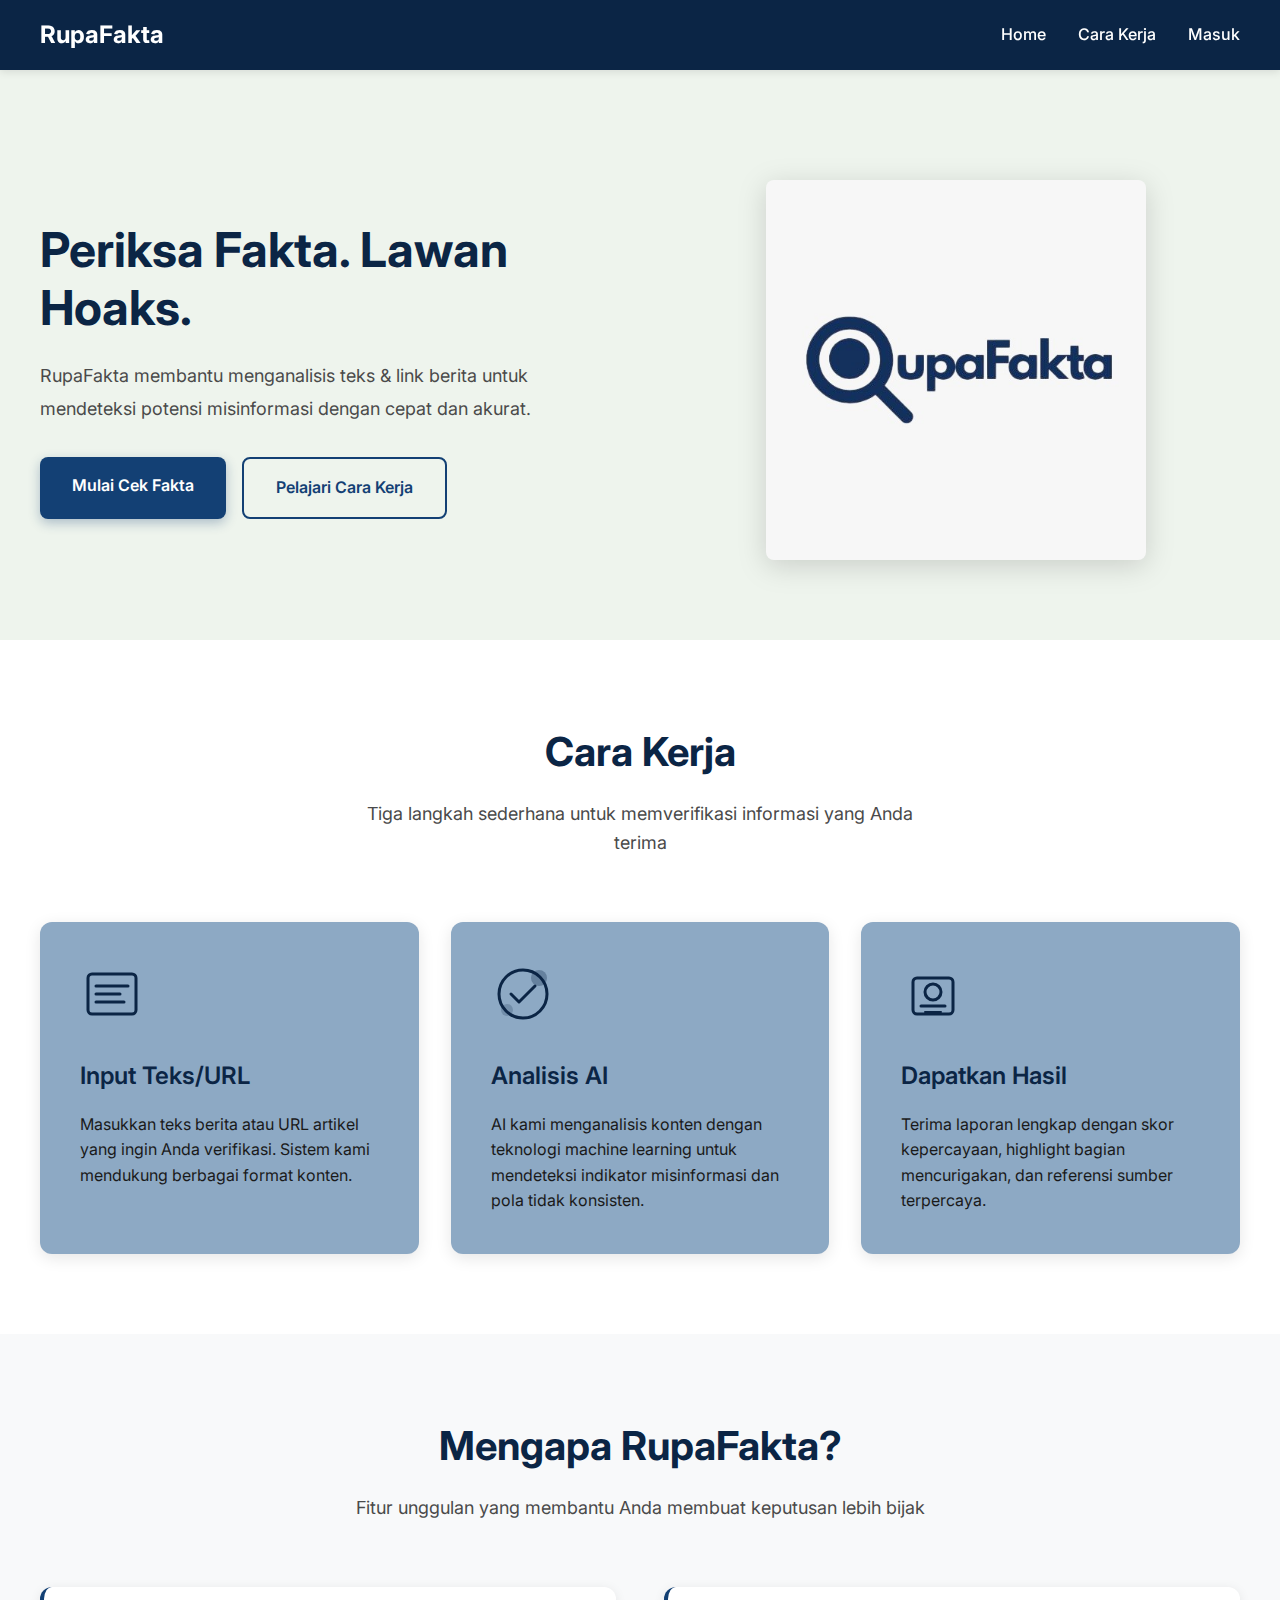
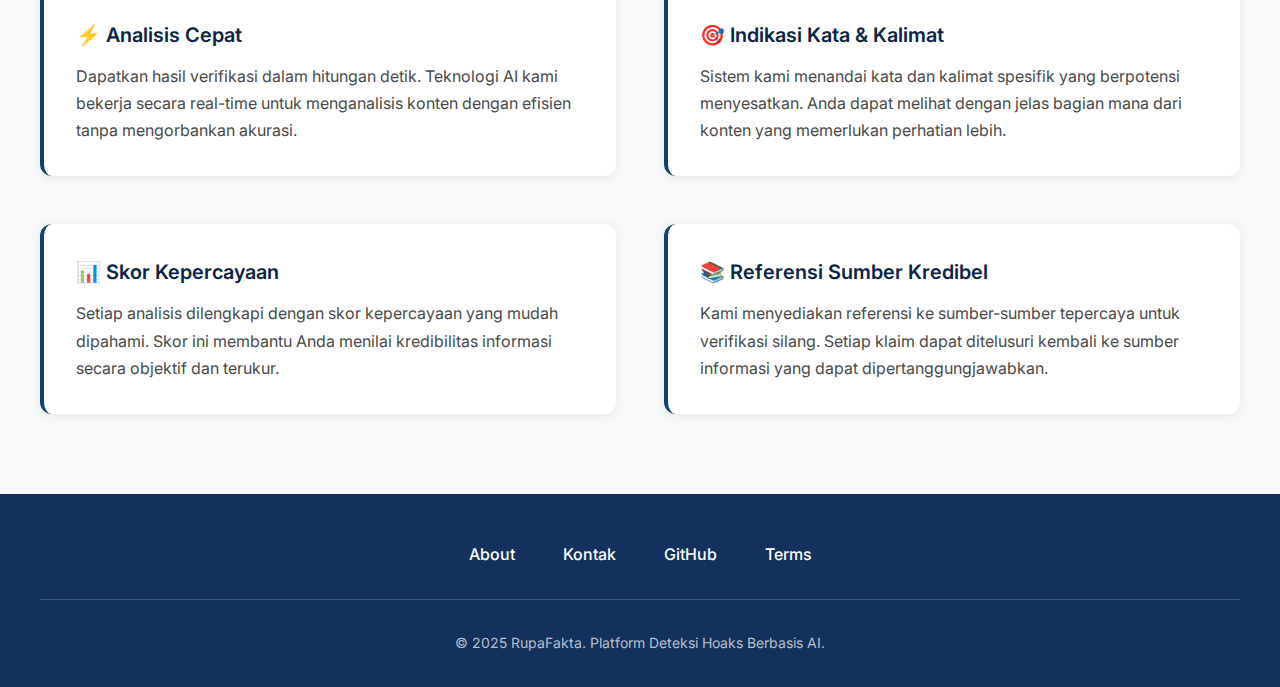
<file: index.html>
<!DOCTYPE html>
<html lang="id">
  <head>
    <meta charset="UTF-8" />
    <meta name="viewport" content="width=device-width, initial-scale=1.0" />
    <title>RupaFakta - Deteksi Hoaks Berbasis AI</title>
    <link rel="preconnect" href="https://fonts.googleapis.com" />
    <link rel="preconnect" href="https://fonts.gstatic.com" crossorigin />
    <link
      href="https://fonts.googleapis.com/css2?family=Inter:wght@400;500;600;700&display=swap"
      rel="stylesheet"
    />
    <link rel="icon" href="image/favicon.ico" type="image/x-icon" />
    <link rel="stylesheet" href="styles.css" />
  </head>
  <body>
    <!-- NAVBAR -->
    <nav class="navbar">
      <div class="navbar-container">
        <a href="#" class="logo">RupaFakta</a>
        <ul class="nav-menu" id="navMenu">
          <li><a href="#hero">Home</a></li>
          <li><a href="#cara-kerja">Cara Kerja</a></li>
          <li><a href="sign in-up/sign-in-up.html">Masuk</a></li>
        </ul>
        <div class="hamburger" id="hamburger">
          <span></span>
          <span></span>
          <span></span>
        </div>
      </div>
    </nav>

    <!-- HERO SECTION -->
    <section class="hero" id="hero">
      <div class="hero-container">
        <div class="hero-content">
          <h1>Periksa Fakta. Lawan Hoaks.</h1>
          <p>
            RupaFakta membantu menganalisis teks & link berita untuk mendeteksi
            potensi misinformasi dengan cepat dan akurat.
          </p>
          <div class="hero-buttons">
            <a href="sign-in-up.html" class="btn-primary">Mulai Cek Fakta</a>
            <a href="#cara-kerja" class="btn-secondary">Pelajari Cara Kerja</a>
          </div>
        </div>
        <div class="hero-illustration">
          <div class="illustration-placeholder">
            <img
              src="/image/favicon.jpg"
              alt="RupaFakta Illustration"
              class="hero-img"
            />
          </div>
        </div>
      </div>
    </section>

    <!-- HOW IT WORKS -->
    <section class="how-it-works" id="cara-kerja">
      <div class="section-container">
        <h2 class="section-title">Cara Kerja</h2>
        <p class="section-subtitle">
          Tiga langkah sederhana untuk memverifikasi informasi yang Anda terima
        </p>
        <div class="cards-container">
          <div class="card">
            <svg
              class="card-icon"
              viewBox="0 0 64 64"
              fill="none"
              xmlns="http://www.w3.org/2000/svg"
            >
              <rect
                x="8"
                y="12"
                width="48"
                height="40"
                rx="4"
                stroke="#0B2545"
                stroke-width="3"
              />
              <path
                d="M16 24 L48 24"
                stroke="#0B2545"
                stroke-width="3"
                stroke-linecap="round"
              />
              <path
                d="M16 32 L40 32"
                stroke="#0B2545"
                stroke-width="3"
                stroke-linecap="round"
              />
              <path
                d="M16 40 L44 40"
                stroke="#0B2545"
                stroke-width="3"
                stroke-linecap="round"
              />
            </svg>
            <h3>Input Teks/URL</h3>
            <p>
              Masukkan teks berita atau URL artikel yang ingin Anda verifikasi.
              Sistem kami mendukung berbagai format konten.
            </p>
          </div>
          <div class="card">
            <svg
              class="card-icon"
              viewBox="0 0 64 64"
              fill="none"
              xmlns="http://www.w3.org/2000/svg"
            >
              <circle
                cx="32"
                cy="32"
                r="24"
                stroke="#0B2545"
                stroke-width="3"
              />
              <path
                d="M20 32 L28 40 L44 24"
                stroke="#0B2545"
                stroke-width="3"
                stroke-linecap="round"
                stroke-linejoin="round"
              />
              <circle cx="48" cy="16" r="8" fill="#0B2545" opacity="0.3" />
              <circle cx="16" cy="48" r="6" fill="#0B2545" opacity="0.2" />
            </svg>
            <h3>Analisis AI</h3>
            <p>
              AI kami menganalisis konten dengan teknologi machine learning
              untuk mendeteksi indikator misinformasi dan pola tidak konsisten.
            </p>
          </div>
          <div class="card">
            <svg
              class="card-icon"
              viewBox="0 0 64 64"
              fill="none"
              xmlns="http://www.w3.org/2000/svg"
            >
              <rect
                x="12"
                y="16"
                width="40"
                height="36"
                rx="4"
                stroke="#0B2545"
                stroke-width="3"
              />
              <circle cx="32" cy="30" r="8" stroke="#0B2545" stroke-width="3" />
              <path
                d="M20 44 L44 44"
                stroke="#0B2545"
                stroke-width="3"
                stroke-linecap="round"
              />
              <path
                d="M24 50 L40 50"
                stroke="#0B2545"
                stroke-width="2"
                stroke-linecap="round"
              />
            </svg>
            <h3>Dapatkan Hasil</h3>
            <p>
              Terima laporan lengkap dengan skor kepercayaan, highlight bagian
              mencurigakan, dan referensi sumber terpercaya.
            </p>
          </div>
        </div>
      </div>
    </section>

    <!-- VALUE PROPOSITION -->
    <section class="value-proposition">
      <div class="section-container">
        <h2 class="section-title">Mengapa RupaFakta?</h2>
        <p class="section-subtitle">
          Fitur unggulan yang membantu Anda membuat keputusan lebih bijak
        </p>
        <div class="value-grid">
          <div class="value-item">
            <h3>⚡ Analisis Cepat</h3>
            <p>
              Dapatkan hasil verifikasi dalam hitungan detik. Teknologi AI kami
              bekerja secara real-time untuk menganalisis konten dengan efisien
              tanpa mengorbankan akurasi.
            </p>
          </div>
          <div class="value-item">
            <h3>🎯 Indikasi Kata & Kalimat</h3>
            <p>
              Sistem kami menandai kata dan kalimat spesifik yang berpotensi
              menyesatkan. Anda dapat melihat dengan jelas bagian mana dari
              konten yang memerlukan perhatian lebih.
            </p>
          </div>
          <div class="value-item">
            <h3>📊 Skor Kepercayaan</h3>
            <p>
              Setiap analisis dilengkapi dengan skor kepercayaan yang mudah
              dipahami. Skor ini membantu Anda menilai kredibilitas informasi
              secara objektif dan terukur.
            </p>
          </div>
          <div class="value-item">
            <h3>📚 Referensi Sumber Kredibel</h3>
            <p>
              Kami menyediakan referensi ke sumber-sumber tepercaya untuk
              verifikasi silang. Setiap klaim dapat ditelusuri kembali ke sumber
              informasi yang dapat dipertanggungjawabkan.
            </p>
          </div>
        </div>
      </div>
    </section>

    <!-- FOOTER -->
    <footer class="footer">
      <div class="footer-container">
        <div class="footer-content">
          <a href="#about">About</a>
          <a href="#kontak">Kontak</a>
          <a href="https://github.com" target="_blank">GitHub</a>
          <a href="#terms">Terms</a>
        </div>
        <div class="footer-bottom">
          <p>&copy; 2025 RupaFakta. Platform Deteksi Hoaks Berbasis AI.</p>
        </div>
      </div>
    </footer>

    <script src="app.js"></script>
  </body>
</html>
</file>
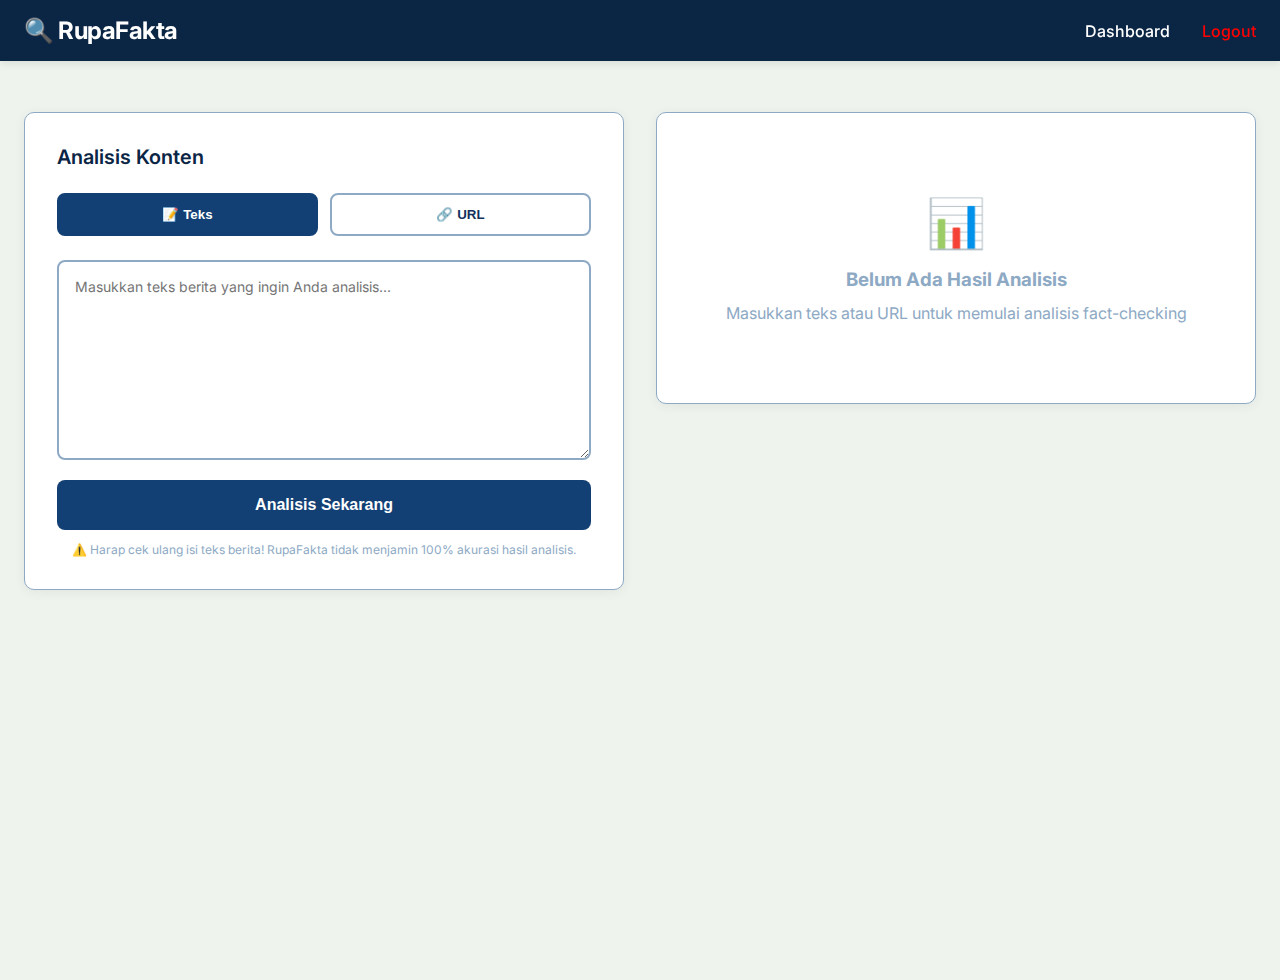
<file: dashboard/dashboard.html>
<!DOCTYPE html>
<html lang="id">
  <head>
    <meta charset="UTF-8" />
    <meta name="viewport" content="width=device-width, initial-scale=1.0" />
    <title>RupaFakta - Dashboard Fact Checking</title>
    <link rel="preconnect" href="https://fonts.googleapis.com" />
    <link rel="preconnect" href="https://fonts.gstatic.com" crossorigin />
    <link
      href="https://fonts.googleapis.com/css2?family=Inter:wght@300;400;500;600;700&display=swap"
      rel="stylesheet"
    />
    <link rel="stylesheet" href="dashboard.css">
    <link rel="icon" href="../image/favicon.ico" type="image/x-icon">
  </head>
  <body>
    <!-- NAVBAR -->
    <nav class="navbar">
      <div class="navbar-logo">🔍 RupaFakta</div>
      <button class="navbar-toggle" onclick="toggleMenu()">☰</button>
      <div class="navbar-menu" id="navMenu">
        <a href="#" class="active">Dashboard</a>
        <a style="color: red;" href="../index.html">Logout</a>
      </div>
    </nav>

    <!-- MAIN CONTAINER -->
    <div class="main-container">
      <div class="dashboard-grid">
        <!-- KOLOM KIRI - INPUT -->
        <div>
          <div class="card">
            <h2 class="card-title">Analisis Konten</h2>

            <div class="tab-selector">
              <button class="tab-btn active" onclick="switchTab('text')">
                📝 Teks
              </button>
              <button class="tab-btn" onclick="switchTab('url')">🔗 URL</button>
            </div>

            <div class="tab-content active" id="text-tab">
              <textarea
                id="text-input"
                placeholder="Masukkan teks berita yang ingin Anda analisis..."
              ></textarea>
            </div>

            <div class="tab-content" id="url-tab">
              <input
                type="text"
                id="url-input"
                placeholder="https://example.com/berita"
              />
            </div>

            <button
              class="analyze-btn"
              onclick="analyzeContent()"
              id="analyzeBtn"
            >
              Analisis Sekarang
            </button>

            <p class="microcopy">
              ⚠️ Harap cek ulang isi teks berita! RupaFakta tidak menjamin 100% akurasi hasil analisis.
            </p>
          </div>
        </div>

        <!-- KOLOM KANAN - OUTPUT -->
        <div>
          <!-- PLACEHOLDER -->
          <div class="card placeholder" id="placeholder">
            <div class="placeholder-icon">📊</div>
            <h3>Belum Ada Hasil Analisis</h3>
            <p style="margin-top: 12px">
              Masukkan teks atau URL untuk memulai analisis fact-checking
            </p>
          </div>

          <!-- LOADING -->
          <div class="loading" id="loading">
            <div class="spinner"></div>
            <p>Menganalisis konten...</p>
          </div>

          <!-- RESULT CONTAINER -->
          <div class="result-container" id="resultContainer">
            <!-- SKOR KEPERCAYAAN -->
            <div class="card section-spacing">
              <div class="score-section">
                <div class="score-ring">
                  <canvas id="scoreCanvas"></canvas>
                  <div class="score-value" id="scoreValue">0%</div>
                </div>
                <div class="score-label">Tingkat Kepercayaan</div>
                <div class="score-status" id="scoreStatus">-</div>
              </div>
            </div>

            <!-- KATA INDIKASI -->
            <div class="card section-spacing">
              <h3 class="card-title">🏷️ Kata-kata Indikasi</h3>
              <div class="keywords-container" id="keywordsContainer"></div>
            </div>

            <!-- KALIMAT INDIKASI -->
            <div class="card section-spacing">
              <h3 class="card-title">⚠️ Kalimat Mencurigakan</h3>
              <div id="sentencesContainer"></div>
            </div>

            <!-- SUMBER BERITA TERKAIT -->
            <div class="card section-spacing">
              <h3 class="card-title">📰 Sumber Berita Terkait</h3>
              <div id="newsContainer"></div>
            </div>

            <!-- INSIGHT -->
            <div class="card">
              <h3 class="card-title">💡 Insight Ringkas</h3>
              <p class="insight-text" id="insightText"></p>
            </div>
          </div>
        </div>
      </div>
    </div>

    <script src="dashboard.js"></script>
  </body>
</html>
</file>
<file: styles.css>
* {
  margin: 0;
  padding: 0;
  box-sizing: border-box;
}

body {
  font-family: "Inter", sans-serif;
  line-height: 1.6;
  color: #1a1a1a;
}

/* NAVBAR */
.navbar {
  position: fixed;
  top: 0;
  width: 100%;
  background-color: #0b2545;
  padding: 1rem 2rem;
  z-index: 1000;
  box-shadow: 0 2px 8px rgba(0, 0, 0, 0.1);
}

.navbar-container {
  max-width: 1200px;
  margin: 0 auto;
  display: flex;
  justify-content: space-between;
  align-items: center;
}

.logo {
  font-size: 1.5rem;
  font-weight: 700;
  color: #ffffff;
  text-decoration: none;
}

.nav-menu {
  display: flex;
  list-style: none;
  gap: 2rem;
  align-items: center;
}

.nav-menu a {
  color: #ffffff;
  text-decoration: none;
  font-weight: 500;
  transition: opacity 0.3s ease;
}

.nav-menu a:hover {
  opacity: 0.8;
}

.hamburger {
  display: none;
  flex-direction: column;
  cursor: pointer;
  gap: 4px;
}

.hamburger span {
  width: 25px;
  height: 3px;
  background-color: #ffffff;
  transition: all 0.3s ease;
}

.hamburger.active span:nth-child(1) {
  transform: rotate(45deg) translate(5px, 5px);
}

.hamburger.active span:nth-child(2) {
  opacity: 0;
}

.hamburger.active span:nth-child(3) {
  transform: rotate(-45deg) translate(7px, -6px);
}

/* HERO SECTION */
.hero {
  background-color: #eef4ed;
  padding: 120px 2rem 80px;
  margin-top: 60px;
}

.hero-container {
  max-width: 1200px;
  margin: 0 auto;
  display: grid;
  grid-template-columns: 1fr 1fr;
  gap: 4rem;
  align-items: center;
}

.hero-content h1 {
  font-size: 3rem;
  font-weight: 700;
  color: #0b2545;
  margin-bottom: 1.5rem;
  line-height: 1.2;
}

.hero-content p {
  font-size: 1.125rem;
  color: #4a4a4a;
  margin-bottom: 2rem;
  line-height: 1.8;
}

.hero-buttons {
  display: flex;
  gap: 1rem;
  flex-wrap: wrap;
}

.btn-primary {
  background-color: #134074;
  color: #ffffff;
  padding: 1rem 2rem;
  border: none;
  border-radius: 8px;
  font-size: 1rem;
  font-weight: 600;
  cursor: pointer;
  text-decoration: none;
  display: inline-block;
  transition: all 0.3s ease;
  box-shadow: 0 4px 12px rgba(19, 64, 116, 0.3);
}

.btn-primary:hover {
  background-color: #0b2545;
  transform: translateY(-2px);
  box-shadow: 0 6px 16px rgba(19, 64, 116, 0.4);
}

.btn-secondary {
  background-color: transparent;
  color: #134074;
  padding: 1rem 2rem;
  border: 2px solid #134074;
  border-radius: 8px;
  font-size: 1rem;
  font-weight: 600;
  cursor: pointer;
  text-decoration: none;
  display: inline-block;
  transition: all 0.3s ease;
}

.btn-secondary:hover {
  background-color: #134074;
  color: #ffffff;
}

.hero-illustration {
  display: flex;
  justify-content: center;
  align-items: center;
}

.illustration-placeholder {
    display: flex;
    justify-content: center;
    align-items: center;
}

.hero-img {
    width: 100%;
    max-width: 380px;
    height: auto;
    object-fit: contain;
    border-radius: 8px;
}

.hero-img {
    filter: drop-shadow(0 6px 14px rgba(0, 0, 0, 0.15));
}

.illustration-placeholder svg {
  width: 60%;
  height: 60%;
}

/* HOW IT WORKS */
.how-it-works {
  padding: 80px 2rem;
  background-color: #ffffff;
}

.section-container {
  max-width: 1200px;
  margin: 0 auto;
}

.section-title {
  text-align: center;
  font-size: 2.5rem;
  font-weight: 700;
  color: #0b2545;
  margin-bottom: 1rem;
}

.section-subtitle {
  text-align: center;
  font-size: 1.125rem;
  color: #4a4a4a;
  margin-bottom: 4rem;
  max-width: 600px;
  margin-left: auto;
  margin-right: auto;
}

.cards-container {
  display: grid;
  grid-template-columns: repeat(3, 1fr);
  gap: 2rem;
}

.card {
  background-color: #8da9c4;
  padding: 2.5rem;
  border-radius: 12px;
  box-shadow: 0 4px 16px rgba(0, 0, 0, 0.1);
  transition: transform 0.3s ease, box-shadow 0.3s ease;
}

.card:hover {
  transform: translateY(-4px);
  box-shadow: 0 8px 24px rgba(0, 0, 0, 0.15);
}

.card-icon {
  width: 64px;
  height: 64px;
  margin-bottom: 1.5rem;
}

.card h3 {
  font-size: 1.5rem;
  font-weight: 600;
  color: #0b2545;
  margin-bottom: 1rem;
}

.card p {
  font-size: 1rem;
  color: #1a1a1a;
  line-height: 1.6;
}

/* VALUE PROPOSITION */
.value-proposition {
  padding: 80px 2rem;
  background-color: #f8f9fa;
}

.value-grid {
  display: grid;
  grid-template-columns: repeat(2, 1fr);
  gap: 3rem;
  margin-top: 3rem;
}

.value-item {
  background-color: #ffffff;
  padding: 2rem;
  border-radius: 12px;
  border-left: 4px solid #134074;
  box-shadow: 0 2px 12px rgba(0, 0, 0, 0.08);
}

.value-item h3 {
  font-size: 1.25rem;
  font-weight: 600;
  color: #0b2545;
  margin-bottom: 0.75rem;
}

.value-item p {
  font-size: 1rem;
  color: #4a4a4a;
  line-height: 1.7;
}

/* FOOTER */
.footer {
  background-color: #13315c;
  color: #ffffff;
  padding: 3rem 2rem 2rem;
}

.footer-container {
  max-width: 1200px;
  margin: 0 auto;
}

.footer-content {
  display: flex;
  justify-content: center;
  gap: 3rem;
  margin-bottom: 2rem;
  flex-wrap: wrap;
}

.footer-content a {
  color: #ffffff;
  text-decoration: none;
  font-weight: 500;
  transition: opacity 0.3s ease;
}

.footer-content a:hover {
  opacity: 0.7;
}

.footer-bottom {
  text-align: center;
  padding-top: 2rem;
  border-top: 1px solid rgba(255, 255, 255, 0.2);
  color: rgba(255, 255, 255, 0.7);
  font-size: 0.875rem;
}

/* RESPONSIVE */
@media (max-width: 768px) {
  .hamburger {
    display: flex;
  }

  .nav-menu {
    position: fixed;
    left: -100%;
    top: 60px;
    flex-direction: column;
    background-color: #0b2545;
    width: 100%;
    text-align: center;
    transition: left 0.3s ease;
    padding: 2rem 0;
    gap: 1.5rem;
  }

  .nav-menu.active {
    left: 0;
  }

  .hero-container {
    grid-template-columns: 1fr;
    gap: 2rem;
  }

  .hero-content h1 {
    font-size: 2rem;
  }

  .hero-content p {
    font-size: 1rem;
  }

  .hero-illustration {
    order: -1;
  }

  .illustration-placeholder {
    height: 300px;
  }

  .cards-container {
    grid-template-columns: 1fr;
  }

  .value-grid {
    grid-template-columns: 1fr;
    gap: 1.5rem;
  }

  .section-title {
    font-size: 2rem;
  }

  .hero-buttons {
    flex-direction: column;
  }

  .btn-primary,
  .btn-secondary {
    width: 100%;
    text-align: center;
  }
}

@media (max-width: 480px) {
  .navbar {
    padding: 1rem;
  }

  .hero {
    padding: 100px 1rem 60px;
  }

  .how-it-works,
  .value-proposition {
    padding: 60px 1rem;
  }

  .card {
    padding: 2rem 1.5rem;
  }
}
</file>
<file: dashboard/dashboard.css>
* {
  margin: 0;
  padding: 0;
  box-sizing: border-box;
}

body {
  font-family: "Inter", sans-serif;
  background-color: #eef4ed;
  color: #13315c;
  min-height: 100vh;
}

/* NAVBAR */
.navbar {
  position: fixed;
  top: 0;
  left: 0;
  right: 0;
  background-color: #0b2545;
  color: white;
  padding: 16px 24px;
  display: flex;
  justify-content: space-between;
  align-items: center;
  z-index: 1000;
  box-shadow: 0 2px 8px rgba(0, 0, 0, 0.1);
}

.navbar-logo {
  font-size: 24px;
  font-weight: 700;
  letter-spacing: -0.5px;
}

.navbar-menu {
  display: flex;
  gap: 32px;
  align-items: center;
}

.navbar-menu a {
  color: white;
  text-decoration: none;
  font-weight: 500;
  transition: opacity 0.2s;
}

.navbar-menu a:hover {
  opacity: 0.8;
}

.navbar-toggle {
  display: none;
  background: none;
  border: none;
  color: white;
  font-size: 24px;
  cursor: pointer;
}

/* MAIN CONTAINER */
.main-container {
  margin-top: 80px;
  padding: 32px 24px;
  max-width: 1400px;
  margin-left: auto;
  margin-right: auto;
}

.dashboard-grid {
  display: grid;
  grid-template-columns: 1fr 1fr;
  gap: 32px;
  align-items: start;
}

/* CARD STYLING */
.card {
  background: white;
  border-radius: 10px;
  border: 1px solid #8da9c4;
  padding: 32px;
  box-shadow: 0 2px 12px rgba(0, 0, 0, 0.06);
}

.card-title {
  font-size: 20px;
  font-weight: 600;
  margin-bottom: 24px;
  color: #0b2545;
}

/* INPUT SECTION */
.tab-selector {
  display: flex;
  gap: 12px;
  margin-bottom: 24px;
}

.tab-btn {
  flex: 1;
  padding: 12px 24px;
  border: 2px solid #8da9c4;
  background: white;
  border-radius: 8px;
  font-weight: 600;
  cursor: pointer;
  transition: all 0.3s;
  color: #13315c;
}

.tab-btn.active {
  background: #134074;
  color: white;
  border-color: #134074;
}

.tab-content {
  display: none;
}

.tab-content.active {
  display: block;
}

textarea,
input[type="text"] {
  width: 100%;
  padding: 16px;
  border: 2px solid #8da9c4;
  border-radius: 8px;
  font-family: "Inter", sans-serif;
  font-size: 14px;
  resize: vertical;
  min-height: 200px;
}

input[type="text"] {
  min-height: auto;
}

textarea:focus,
input[type="text"]:focus {
  outline: none;
  border-color: #134074;
}

.analyze-btn {
  width: 100%;
  padding: 16px;
  background: #134074;
  color: white;
  border: none;
  border-radius: 8px;
  font-size: 16px;
  font-weight: 600;
  cursor: pointer;
  margin-top: 16px;
  transition: background 0.3s;
}

.analyze-btn:hover {
  background: #0b2545;
}

.analyze-btn:disabled {
  background: #8da9c4;
  cursor: not-allowed;
}

.microcopy {
  margin-top: 12px;
  font-size: 12px;
  color: #8da9c4;
  text-align: center;
}

/* OUTPUT SECTION */
.result-container {
  display: none;
}

.result-container.show {
  display: block;
}

.placeholder {
  text-align: center;
  padding: 80px 20px;
  color: #8da9c4;
}

.placeholder.hide {
  display: none;
}

.placeholder-icon {
  font-size: 48px;
  margin-bottom: 16px;
}

/* SCORE SECTION */
.score-section {
  text-align: center;
  padding: 24px;
  margin-bottom: 24px;
}

.score-ring {
  position: relative;
  width: 180px;
  height: 180px;
  margin: 0 auto 24px;
}

.score-value {
  position: absolute;
  top: 50%;
  left: 50%;
  transform: translate(-50%, -50%);
  font-size: 48px;
  font-weight: 700;
  color: #134074;
  line-height: 1;
  display: flex;
  align-items: center;
  justify-content: center;
}

.score-label {
  font-size: 18px;
  font-weight: 600;
  margin-bottom: 8px;
}

.score-status {
  display: inline-block;
  padding: 8px 16px;
  border-radius: 20px;
  font-weight: 600;
  font-size: 14px;
}

.score-status.valid {
  background: #90ee90;
  color: #006400;
}

.score-status.hoax {
  background: #ffb6c1;
  color: #8b0000;
}

/* KEYWORDS SECTION */
.keywords-container {
  display: flex;
  flex-wrap: wrap;
  gap: 8px;
  margin-top: 16px;
}

.keyword-chip {
  background: #8da9c4;
  color: white;
  padding: 8px 16px;
  border-radius: 20px;
  font-size: 13px;
  font-weight: 500;
}

/* SENTENCES SECTION */
.sentence-item {
  background: #fff9e6;
  padding: 16px;
  border-radius: 8px;
  margin-bottom: 12px;
  border-left: 4px solid #ffd700;
}

/* NEWS SECTION */
.news-item {
  padding: 16px;
  border: 1px solid #8da9c4;
  border-radius: 8px;
  margin-bottom: 12px;
}

.news-title {
  font-weight: 600;
  margin-bottom: 8px;
  color: #0b2545;
}

.news-source {
  font-size: 13px;
  color: #8da9c4;
  margin-bottom: 8px;
}

.news-tag {
  display: inline-block;
  padding: 4px 12px;
  border-radius: 12px;
  font-size: 12px;
  font-weight: 600;
  margin-top: 8px;
}

.news-tag.fact {
  background: #90ee90;
  color: #006400;
}

.news-tag.rebuttal {
  background: #ffb6c1;
  color: #8b0000;
}

.news-tag.clarification {
  background: #add8e6;
  color: #00008b;
}

/* INSIGHT SECTION */
.insight-text {
  line-height: 1.7;
  color: #13315c;
}

.section-spacing {
  margin-bottom: 24px;
}

/* LOADING */
.loading {
  text-align: center;
  padding: 40px;
  display: none;
}

.loading.show {
  display: block;
}

.spinner {
  border: 4px solid #8da9c4;
  border-top: 4px solid #134074;
  border-radius: 50%;
  width: 40px;
  height: 40px;
  animation: spin 1s linear infinite;
  margin: 0 auto 16px;
}

@keyframes spin {
  0% {
    transform: rotate(0deg);
  }
  100% {
    transform: rotate(360deg);
  }
}

/* RESPONSIVE */
@media (max-width: 768px) {
  .navbar-menu {
    display: none;
    position: absolute;
    top: 60px;
    left: 0;
    right: 0;
    background: #0b2545;
    flex-direction: column;
    padding: 24px;
    gap: 16px;
  }

  .navbar-menu.active {
    display: flex;
  }

  .navbar-toggle {
    display: block;
  }

  .dashboard-grid {
    grid-template-columns: 1fr;
    gap: 24px;
  }

  .main-container {
    padding: 24px 16px;
    margin-top: 70px;
  }

  .card {
    padding: 20px;
  }

  .card-title {
    font-size: 18px;
    margin-bottom: 20px;
  }

  .tab-btn {
    padding: 10px 16px;
    font-size: 14px;
  }

  textarea {
    min-height: 150px;
    font-size: 14px;
    padding: 12px;
  }

  .analyze-btn {
    padding: 14px;
    font-size: 15px;
  }

  /* Score section mobile optimization */
  .score-section {
    padding: 20px 16px;
  }

  .score-ring {
    width: 140px;
    height: 140px;
    margin: 0 auto 20px;
  }

  .score-value {
    font-size: 32px;
    line-height: 1;
  }

  .score-label {
    font-size: 16px;
  }

  .score-status {
    font-size: 13px;
    padding: 6px 14px;
  }

  /* Keywords mobile */
  .keyword-chip {
    font-size: 12px;
    padding: 6px 12px;
  }

  /* Sentences mobile */
  .sentence-item {
    padding: 12px;
    font-size: 14px;
  }

  /* News items mobile */
  .news-item {
    padding: 14px;
  }

  .news-title {
    font-size: 15px;
  }

  .news-source {
    font-size: 12px;
  }

  .news-tag {
    font-size: 11px;
    padding: 3px 10px;
  }

  /* Insight mobile */
  .insight-text {
    font-size: 14px;
    line-height: 1.6;
  }

  /* Placeholder mobile */
  .placeholder {
    padding: 60px 16px;
  }

  .placeholder-icon {
    font-size: 40px;
  }

  .placeholder h3 {
    font-size: 16px;
  }

  .placeholder p {
    font-size: 14px;
  }
}

@media (max-width: 480px) {
  .main-container {
    padding: 20px 12px;
    margin-top: 65px;
  }

  .card {
    padding: 16px;
    border-radius: 8px;
  }

  .navbar {
    padding: 12px 16px;
  }

  .navbar-logo {
    font-size: 20px;
  }

  /* Extra small score ring */
  .score-ring {
    width: 120px;
    height: 120px;
  }

  .score-value {
    font-size: 28px;
  }

  .score-label {
    font-size: 15px;
  }

  .tab-selector {
    gap: 8px;
  }

  .tab-btn {
    padding: 10px 12px;
    font-size: 13px;
  }

  textarea {
    min-height: 140px;
    font-size: 13px;
  }

  .section-spacing {
    margin-bottom: 16px;
  }
}
</file>
